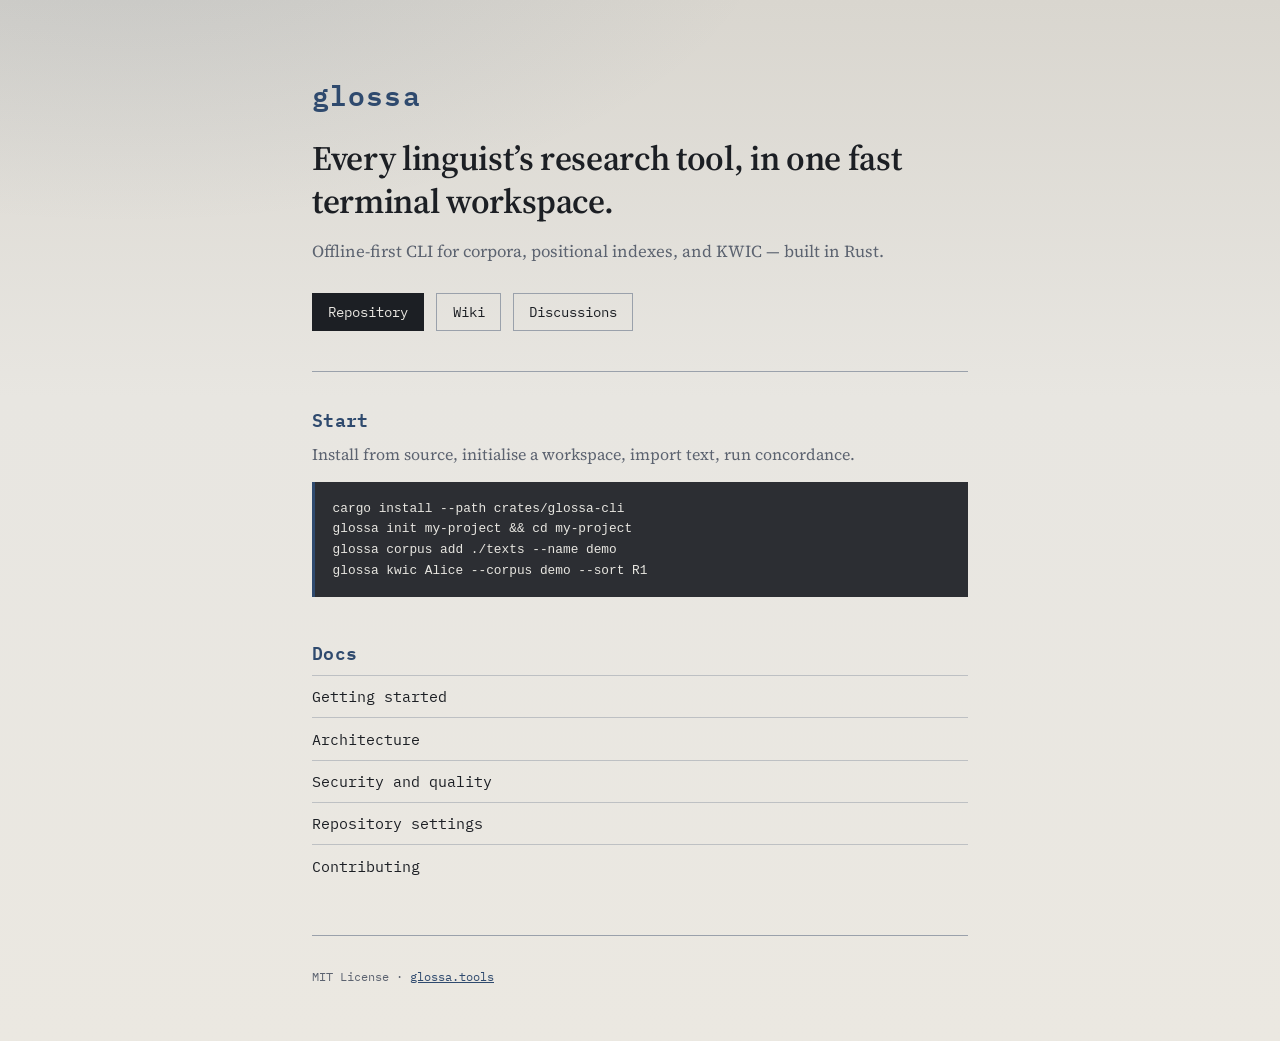
<file: docs/pages/index.html>
<!DOCTYPE html>
<html lang="en">
  <head>
    <meta charset="utf-8" />
    <meta name="viewport" content="width=device-width, initial-scale=1" />
    <title>Glossa — linguistics in the terminal</title>
    <meta
      name="description"
      content="Glossa: every linguist's research tool, in one fast terminal workspace."
    />
    <meta property="og:title" content="Glossa" />
    <meta
      property="og:description"
      content="Every linguist's research tool, in one fast terminal workspace."
    />
    <link rel="preconnect" href="https://fonts.googleapis.com" />
    <link rel="preconnect" href="https://fonts.gstatic.com" crossorigin />
    <link
      href="https://fonts.googleapis.com/css2?family=IBM+Plex+Mono:wght@400;500;600&family=Source+Serif+4:opsz,wght@8..60,500;8..60,600&display=swap"
      rel="stylesheet"
    />
    <link rel="stylesheet" href="styles.css" />
  </head>
  <body>
    <div class="sheet">
      <header class="hero">
        <p class="brand">glossa</p>
        <h1>Every linguist’s research tool, in one fast terminal workspace.</h1>
        <p class="lede">
          Offline-first CLI for corpora, positional indexes, and KWIC — built in Rust.
        </p>
        <p class="cta">
          <a class="btn primary" href="https://github.com/ao3575911/glossa">Repository</a>
          <a class="btn" href="wiki/Home.html">Wiki</a>
          <a class="btn" href="https://github.com/ao3575911/glossa/discussions">Discussions</a>
        </p>
      </header>

      <section class="block">
        <h2>Start</h2>
        <p>Install from source, initialise a workspace, import text, run concordance.</p>
        <pre><code>cargo install --path crates/glossa-cli
glossa init my-project &amp;&amp; cd my-project
glossa corpus add ./texts --name demo
glossa kwic Alice --corpus demo --sort R1</code></pre>
      </section>

      <section class="block">
        <h2>Docs</h2>
        <ul class="links">
          <li><a href="wiki/Getting-Started.html">Getting started</a></li>
          <li><a href="wiki/Architecture.html">Architecture</a></li>
          <li><a href="wiki/Security-and-Quality.html">Security and quality</a></li>
          <li><a href="wiki/Repository-Settings.html">Repository settings</a></li>
          <li><a href="https://github.com/ao3575911/glossa/blob/main/CONTRIBUTING.md">Contributing</a></li>
        </ul>
      </section>

      <footer>
        <p>MIT License · <a href="https://glossa.tools">glossa.tools</a></p>
      </footer>
    </div>
    <script src="motion.js"></script>
  </body>
</html>
</file>
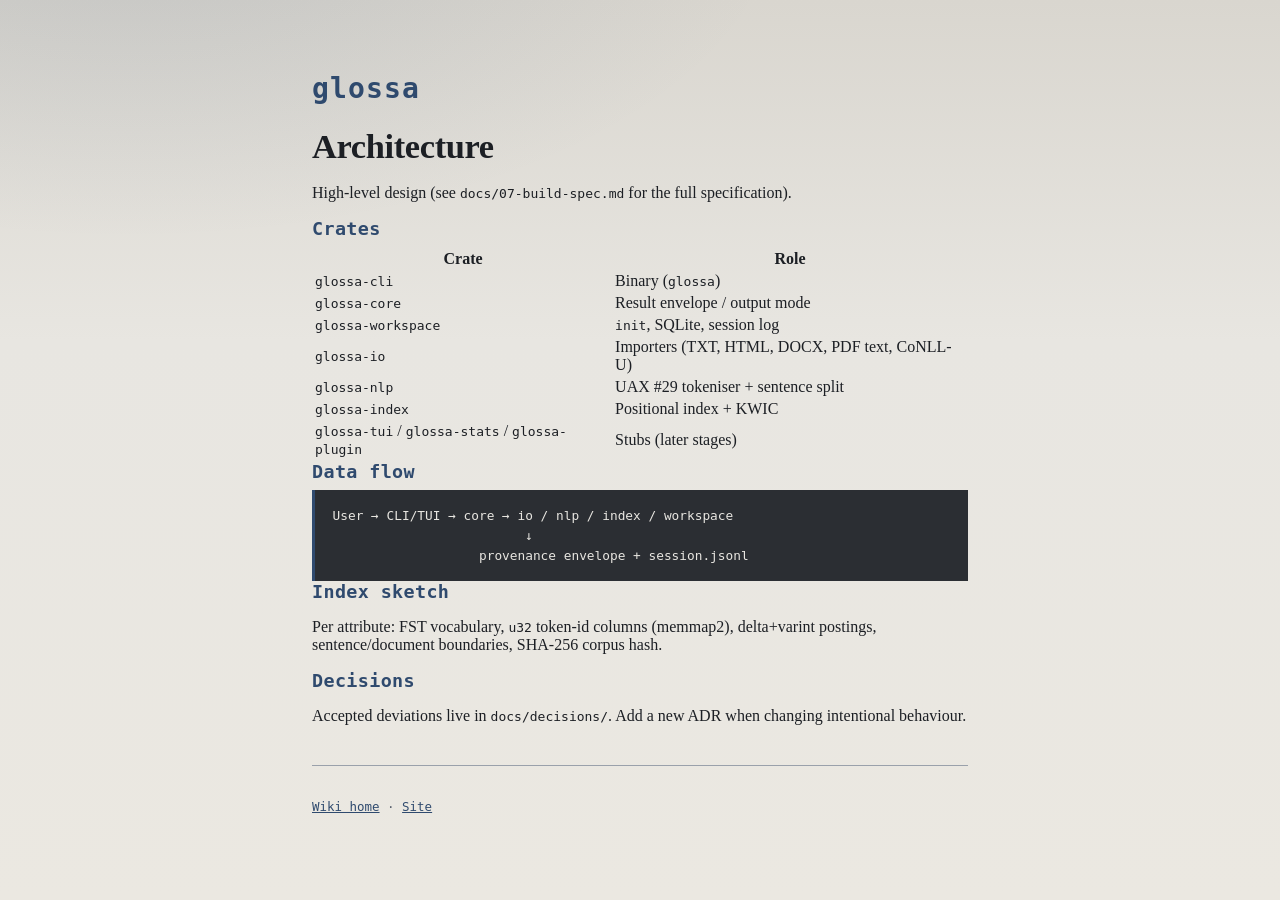
<file: docs/pages/wiki/Architecture.html>
<!DOCTYPE html>
<html lang="en">
<head>
<meta charset="utf-8" />
<meta name="viewport" content="width=device-width, initial-scale=1" />
<title>Architecture — Glossa</title>
<link rel="stylesheet" href="../styles.css" />
</head>
<body>
<div class="sheet">
<p class="brand"><a href="../index.html" style="color:inherit;text-decoration:none">glossa</a></p>
<h1>Architecture</h1>
<p>High-level design (see <code>docs/07-build-spec.md</code> for the full specification).</p>
<h2>Crates</h2>
<table>
<tr><th>Crate</th><th>Role</th></tr>
<tr><td><code>glossa-cli</code></td><td>Binary (<code>glossa</code>)</td></tr>
<tr><td><code>glossa-core</code></td><td>Result envelope / output mode</td></tr>
<tr><td><code>glossa-workspace</code></td><td><code>init</code>, SQLite, session log</td></tr>
<tr><td><code>glossa-io</code></td><td>Importers (TXT, HTML, DOCX, PDF text, CoNLL-U)</td></tr>
<tr><td><code>glossa-nlp</code></td><td>UAX #29 tokeniser + sentence split</td></tr>
<tr><td><code>glossa-index</code></td><td>Positional index + KWIC</td></tr>
<tr><td><code>glossa-tui</code> / <code>glossa-stats</code> / <code>glossa-plugin</code></td><td>Stubs (later stages)</td></tr>
</table>
<h2>Data flow</h2>
<pre><code>User → CLI/TUI → core → io / nlp / index / workspace
                         ↓
                   provenance envelope + session.jsonl</code></pre>
<h2>Index sketch</h2>
<p>Per attribute: FST vocabulary, <code>u32</code> token-id columns (memmap2), delta+varint postings, sentence/document boundaries, SHA-256 corpus hash.</p>
<h2>Decisions</h2>
<p>Accepted deviations live in <code>docs/decisions/</code>. Add a new ADR when changing intentional behaviour.</p>
<footer><p><a href="Home.html">Wiki home</a> · <a href="../index.html">Site</a></p></footer>
</div>
</body>
</html>
</file>
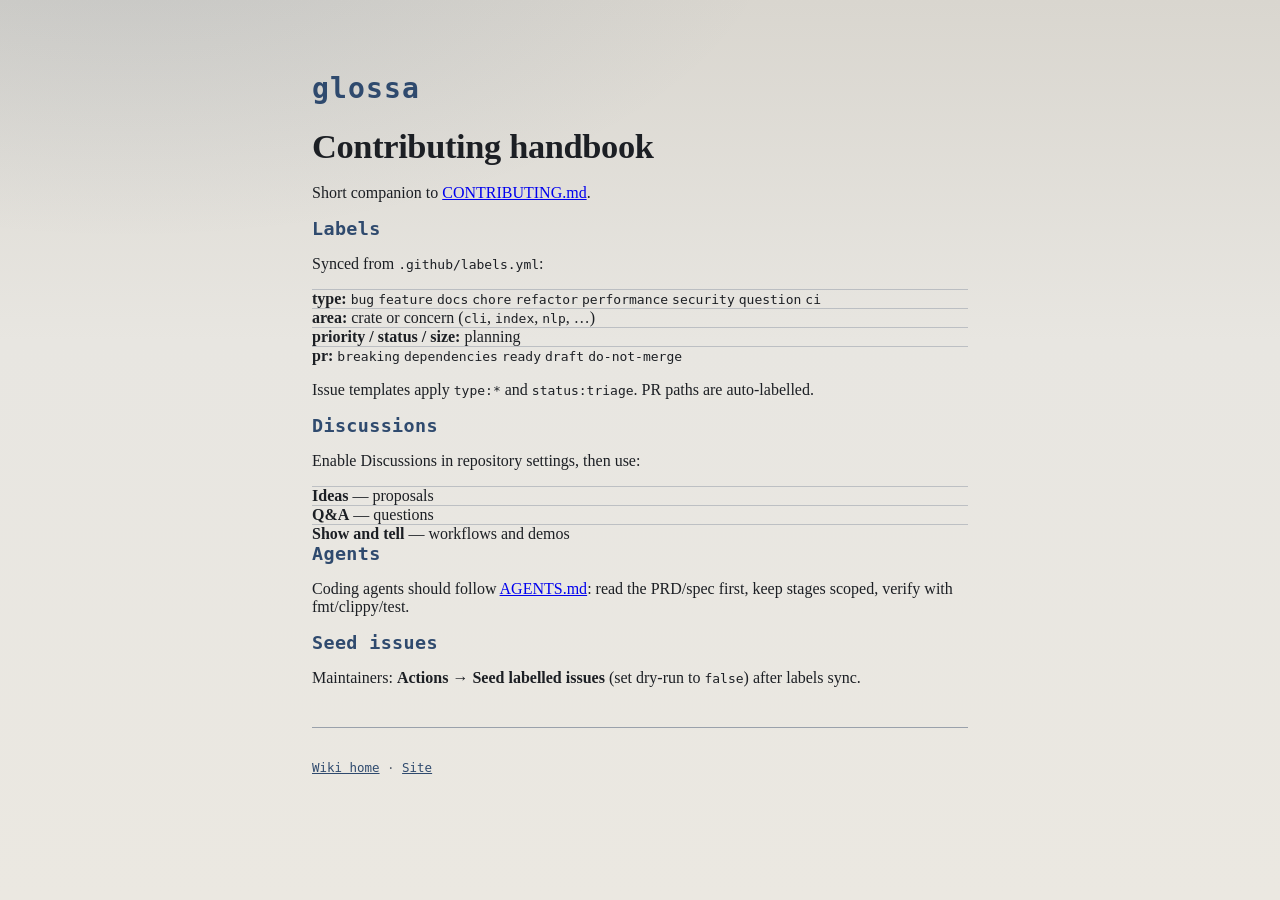
<file: docs/pages/wiki/Contributing-Handbook.html>
<!DOCTYPE html>
<html lang="en">
<head>
<meta charset="utf-8" />
<meta name="viewport" content="width=device-width, initial-scale=1" />
<title>Contributing Handbook — Glossa</title>
<link rel="stylesheet" href="../styles.css" />
</head>
<body>
<div class="sheet">
<p class="brand"><a href="../index.html" style="color:inherit;text-decoration:none">glossa</a></p>
<h1>Contributing handbook</h1>
<p>Short companion to <a href="https://github.com/ao3575911/glossa/blob/main/CONTRIBUTING.md">CONTRIBUTING.md</a>.</p>
<h2>Labels</h2>
<p>Synced from <code>.github/labels.yml</code>:</p>
<ul class="links">
<li><strong>type:</strong> <code>bug</code> <code>feature</code> <code>docs</code> <code>chore</code> <code>refactor</code> <code>performance</code> <code>security</code> <code>question</code> <code>ci</code></li>
<li><strong>area:</strong> crate or concern (<code>cli</code>, <code>index</code>, <code>nlp</code>, …)</li>
<li><strong>priority / status / size:</strong> planning</li>
<li><strong>pr:</strong> <code>breaking</code> <code>dependencies</code> <code>ready</code> <code>draft</code> <code>do-not-merge</code></li>
</ul>
<p>Issue templates apply <code>type:*</code> and <code>status:triage</code>. PR paths are auto-labelled.</p>
<h2>Discussions</h2>
<p>Enable Discussions in repository settings, then use:</p>
<ul class="links">
<li><strong>Ideas</strong> — proposals</li>
<li><strong>Q&amp;A</strong> — questions</li>
<li><strong>Show and tell</strong> — workflows and demos</li>
</ul>
<h2>Agents</h2>
<p>Coding agents should follow <a href="https://github.com/ao3575911/glossa/blob/main/AGENTS.md">AGENTS.md</a>: read the PRD/spec first, keep stages scoped, verify with fmt/clippy/test.</p>
<h2>Seed issues</h2>
<p>Maintainers: <strong>Actions → Seed labelled issues</strong> (set dry-run to <code>false</code>) after labels sync.</p>
<footer><p><a href="Home.html">Wiki home</a> · <a href="../index.html">Site</a></p></footer>
</div>
</body>
</html>
</file>
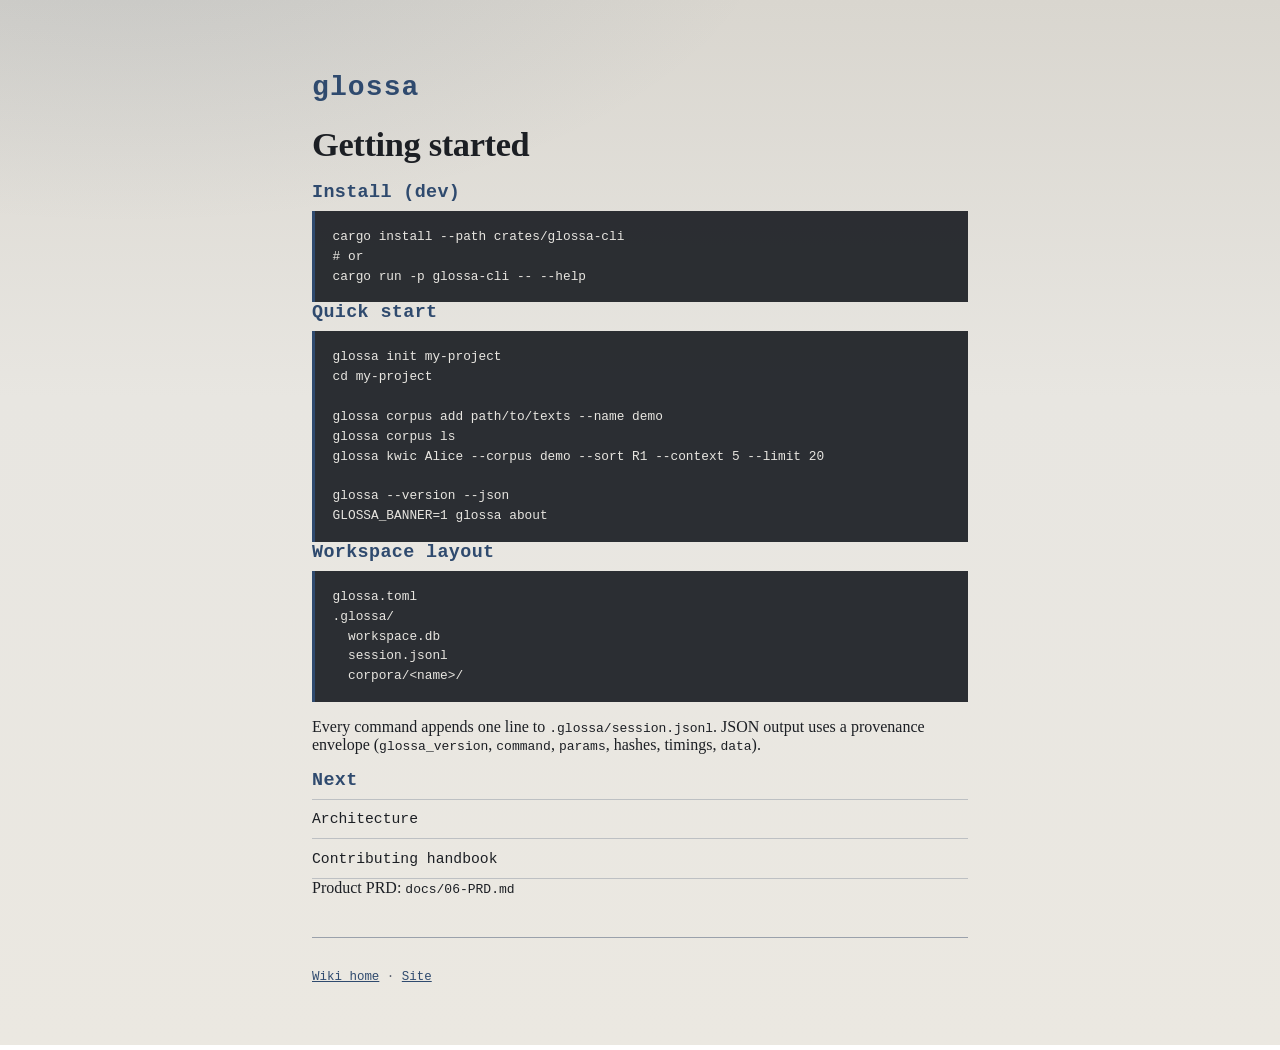
<file: docs/pages/wiki/Getting-Started.html>
<!DOCTYPE html>
<html lang="en">
<head>
<meta charset="utf-8" />
<meta name="viewport" content="width=device-width, initial-scale=1" />
<title>Getting Started — Glossa</title>
<link rel="stylesheet" href="../styles.css" />
</head>
<body>
<div class="sheet">
<p class="brand"><a href="../index.html" style="color:inherit;text-decoration:none">glossa</a></p>
<h1>Getting started</h1>
<h2>Install (dev)</h2>
<pre><code>cargo install --path crates/glossa-cli
# or
cargo run -p glossa-cli -- --help</code></pre>
<h2>Quick start</h2>
<pre><code>glossa init my-project
cd my-project

glossa corpus add path/to/texts --name demo
glossa corpus ls
glossa kwic Alice --corpus demo --sort R1 --context 5 --limit 20

glossa --version --json
GLOSSA_BANNER=1 glossa about</code></pre>
<h2>Workspace layout</h2>
<pre><code>glossa.toml
.glossa/
  workspace.db
  session.jsonl
  corpora/&lt;name&gt;/</code></pre>
<p>Every command appends one line to <code>.glossa/session.jsonl</code>. JSON output uses a provenance envelope (<code>glossa_version</code>, <code>command</code>, <code>params</code>, hashes, timings, <code>data</code>).</p>
<h2>Next</h2>
<ul class="links">
<li><a href="Architecture">Architecture</a></li>
<li><a href="Contributing-Handbook">Contributing handbook</a></li>
<li>Product PRD: <code>docs/06-PRD.md</code></li>
</ul>
<footer><p><a href="Home.html">Wiki home</a> · <a href="../index.html">Site</a></p></footer>
</div>
</body>
</html>
</file>
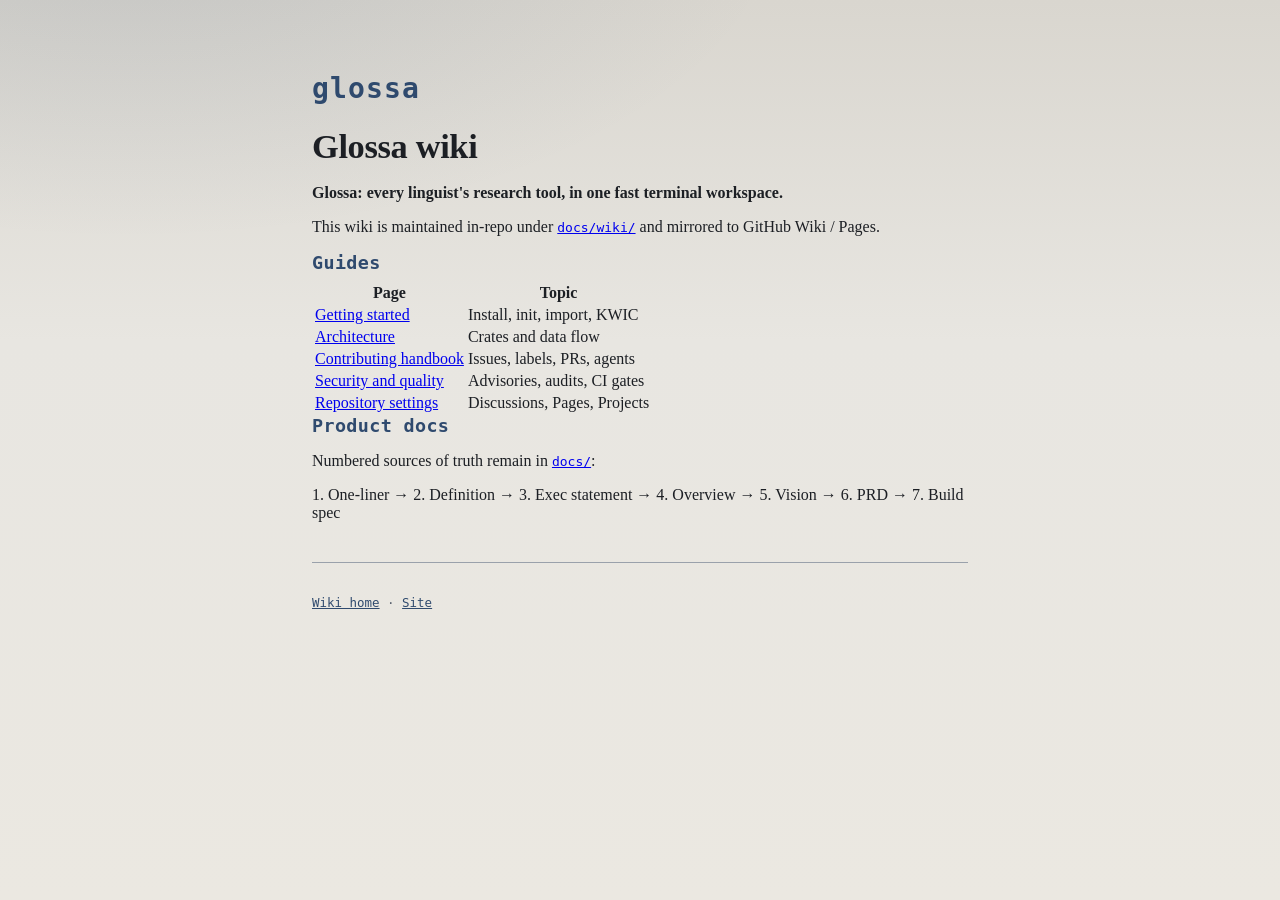
<file: docs/pages/wiki/Home.html>
<!DOCTYPE html>
<html lang="en">
<head>
<meta charset="utf-8" />
<meta name="viewport" content="width=device-width, initial-scale=1" />
<title>Home — Glossa</title>
<link rel="stylesheet" href="../styles.css" />
</head>
<body>
<div class="sheet">
<p class="brand"><a href="../index.html" style="color:inherit;text-decoration:none">glossa</a></p>
<h1>Glossa wiki</h1>
<p><strong>Glossa: every linguist&#x27;s research tool, in one fast terminal workspace.</strong></p>
<p>This wiki is maintained in-repo under <a href="https://github.com/ao3575911/glossa/tree/main/docs/wiki"><code>docs/wiki/</code></a> and mirrored to GitHub Wiki / Pages.</p>
<h2>Guides</h2>
<table>
<tr><th>Page</th><th>Topic</th></tr>
<tr><td><a href="Getting-Started">Getting started</a></td><td>Install, init, import, KWIC</td></tr>
<tr><td><a href="Architecture">Architecture</a></td><td>Crates and data flow</td></tr>
<tr><td><a href="Contributing-Handbook">Contributing handbook</a></td><td>Issues, labels, PRs, agents</td></tr>
<tr><td><a href="Security-and-Quality">Security and quality</a></td><td>Advisories, audits, CI gates</td></tr>
<tr><td><a href="Repository-Settings">Repository settings</a></td><td>Discussions, Pages, Projects</td></tr>
</table>
<h2>Product docs</h2>
<p>Numbered sources of truth remain in <a href="https://github.com/ao3575911/glossa/tree/main/docs"><code>docs/</code></a>:</p>
<p>1. One-liner → 2. Definition → 3. Exec statement → 4. Overview → 5. Vision → 6. PRD → 7. Build spec</p>
<footer><p><a href="Home.html">Wiki home</a> · <a href="../index.html">Site</a></p></footer>
</div>
</body>
</html>
</file>
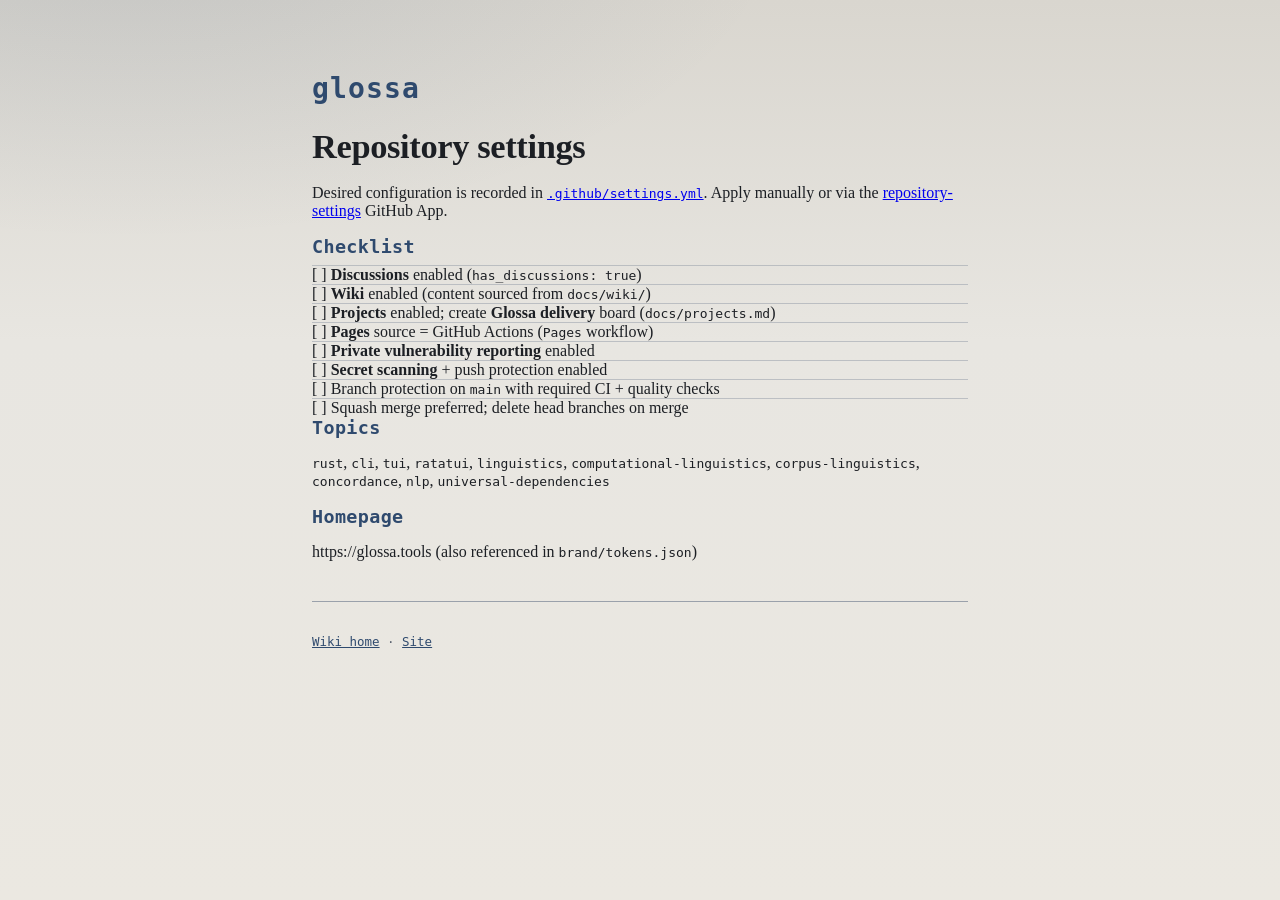
<file: docs/pages/wiki/Repository-Settings.html>
<!DOCTYPE html>
<html lang="en">
<head>
<meta charset="utf-8" />
<meta name="viewport" content="width=device-width, initial-scale=1" />
<title>Repository Settings — Glossa</title>
<link rel="stylesheet" href="../styles.css" />
</head>
<body>
<div class="sheet">
<p class="brand"><a href="../index.html" style="color:inherit;text-decoration:none">glossa</a></p>
<h1>Repository settings</h1>
<p>Desired configuration is recorded in <a href="https://github.com/ao3575911/glossa/blob/main/.github/settings.yml"><code>.github/settings.yml</code></a>. Apply manually or via the <a href="https://github.com/repository-settings/app">repository-settings</a> GitHub App.</p>
<h2>Checklist</h2>
<ul class="links">
<li>[ ] <strong>Discussions</strong> enabled (<code>has_discussions: true</code>)</li>
<li>[ ] <strong>Wiki</strong> enabled (content sourced from <code>docs/wiki/</code>)</li>
<li>[ ] <strong>Projects</strong> enabled; create <strong>Glossa delivery</strong> board (<code>docs/projects.md</code>)</li>
<li>[ ] <strong>Pages</strong> source = GitHub Actions (<code>Pages</code> workflow)</li>
<li>[ ] <strong>Private vulnerability reporting</strong> enabled</li>
<li>[ ] <strong>Secret scanning</strong> + push protection enabled</li>
<li>[ ] Branch protection on <code>main</code> with required CI + quality checks</li>
<li>[ ] Squash merge preferred; delete head branches on merge</li>
</ul>
<h2>Topics</h2>
<p><code>rust</code>, <code>cli</code>, <code>tui</code>, <code>ratatui</code>, <code>linguistics</code>, <code>computational-linguistics</code>, <code>corpus-linguistics</code>, <code>concordance</code>, <code>nlp</code>, <code>universal-dependencies</code></p>
<h2>Homepage</h2>
<p>https://glossa.tools (also referenced in <code>brand/tokens.json</code>)</p>
<footer><p><a href="Home.html">Wiki home</a> · <a href="../index.html">Site</a></p></footer>
</div>
</body>
</html>
</file>
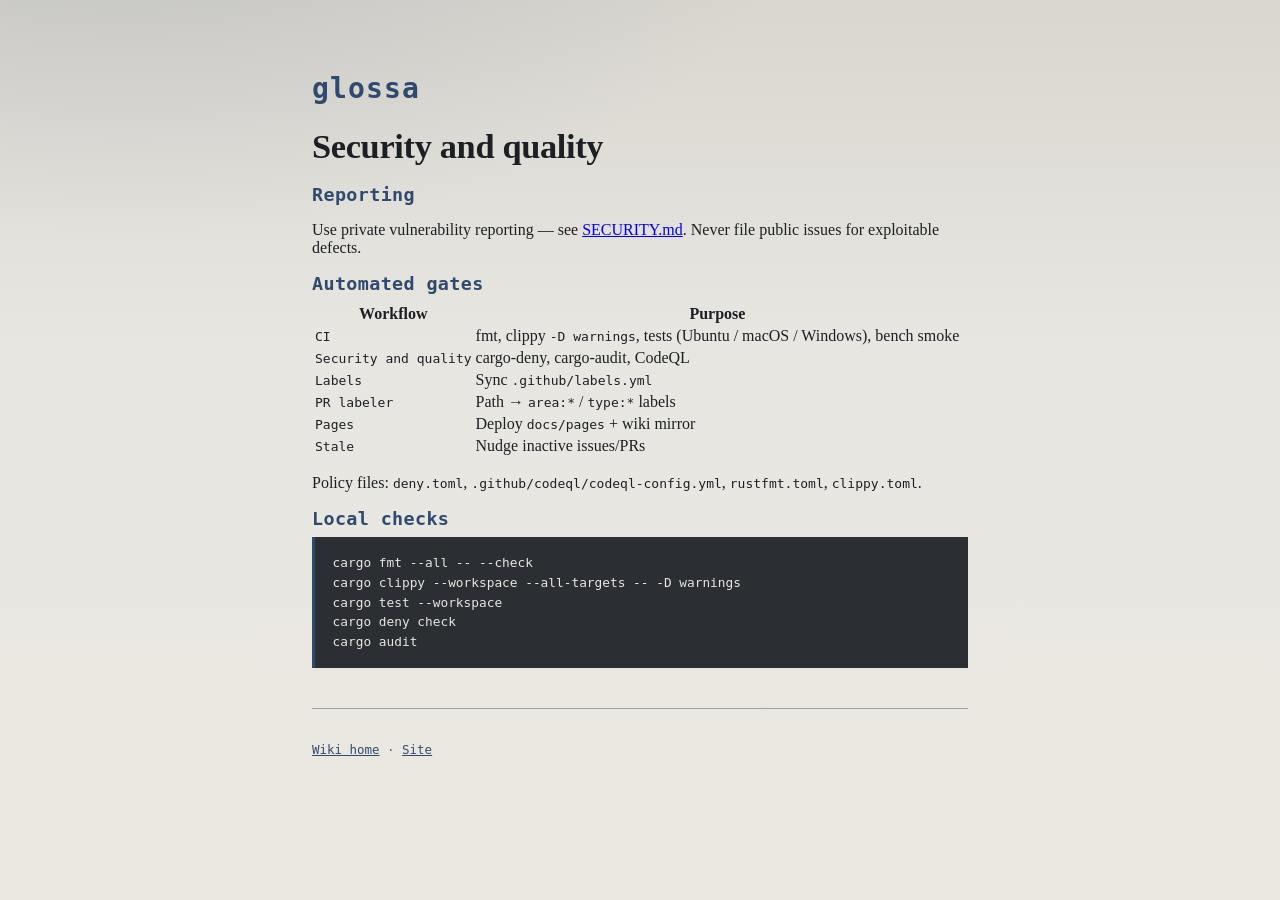
<file: docs/pages/wiki/Security-and-Quality.html>
<!DOCTYPE html>
<html lang="en">
<head>
<meta charset="utf-8" />
<meta name="viewport" content="width=device-width, initial-scale=1" />
<title>Security and Quality — Glossa</title>
<link rel="stylesheet" href="../styles.css" />
</head>
<body>
<div class="sheet">
<p class="brand"><a href="../index.html" style="color:inherit;text-decoration:none">glossa</a></p>
<h1>Security and quality</h1>
<h2>Reporting</h2>
<p>Use private vulnerability reporting — see <a href="https://github.com/ao3575911/glossa/blob/main/SECURITY.md">SECURITY.md</a>. Never file public issues for exploitable defects.</p>
<h2>Automated gates</h2>
<table>
<tr><th>Workflow</th><th>Purpose</th></tr>
<tr><td><code>CI</code></td><td>fmt, clippy <code>-D warnings</code>, tests (Ubuntu / macOS / Windows), bench smoke</td></tr>
<tr><td><code>Security and quality</code></td><td>cargo-deny, cargo-audit, CodeQL</td></tr>
<tr><td><code>Labels</code></td><td>Sync <code>.github/labels.yml</code></td></tr>
<tr><td><code>PR labeler</code></td><td>Path → <code>area:*</code> / <code>type:*</code> labels</td></tr>
<tr><td><code>Pages</code></td><td>Deploy <code>docs/pages</code> + wiki mirror</td></tr>
<tr><td><code>Stale</code></td><td>Nudge inactive issues/PRs</td></tr>
</table>
<p>Policy files: <code>deny.toml</code>, <code>.github/codeql/codeql-config.yml</code>, <code>rustfmt.toml</code>, <code>clippy.toml</code>.</p>
<h2>Local checks</h2>
<pre><code>cargo fmt --all -- --check
cargo clippy --workspace --all-targets -- -D warnings
cargo test --workspace
cargo deny check
cargo audit</code></pre>
<footer><p><a href="Home.html">Wiki home</a> · <a href="../index.html">Site</a></p></footer>
</div>
</body>
</html>
</file>
<file: docs/pages/styles.css>
:root {
  --vellum: #e8e6e1;
  --graphite: #1c1f24;
  --iron-blue: #2f4a6e;
  --rule: #9aa1ab;
  --ink-muted: #5c6370;
  --sheet: #f3f1ec;
  --ink: var(--graphite);
}

* {
  box-sizing: border-box;
}

html {
  color-scheme: light;
}

body {
  margin: 0;
  min-height: 100vh;
  font-family: "Source Serif 4", "Iowan Old Style", "Palatino Linotype", Palatino, serif;
  color: var(--ink);
  background:
    radial-gradient(1200px 600px at 10% -10%, rgba(47, 74, 110, 0.12), transparent 55%),
    linear-gradient(180deg, #d9d6cf 0%, var(--vellum) 38%, #ebe8e1 100%);
}

.sheet {
  max-width: 44rem;
  margin: 0 auto;
  padding: 4.5rem 1.5rem 3rem;
}

.hero {
  padding-bottom: 2.5rem;
  border-bottom: 1px solid var(--rule);
  opacity: 0;
  transform: translateY(12px);
  animation: rise 700ms ease-out forwards;
}

.brand {
  margin: 0 0 1.25rem;
  font-family: "IBM Plex Mono", ui-monospace, monospace;
  font-size: 1.75rem;
  font-weight: 600;
  letter-spacing: 0.04em;
  color: var(--iron-blue);
}

h1 {
  margin: 0 0 1rem;
  font-size: clamp(1.55rem, 3.6vw, 2.15rem);
  font-weight: 600;
  line-height: 1.25;
  letter-spacing: -0.01em;
}

.lede {
  margin: 0 0 1.75rem;
  max-width: 36rem;
  color: var(--ink-muted);
  font-size: 1.05rem;
  line-height: 1.55;
}

.cta {
  display: flex;
  flex-wrap: wrap;
  gap: 0.75rem;
  margin: 0;
}

.btn {
  display: inline-block;
  padding: 0.55rem 0.95rem;
  border: 1px solid var(--rule);
  color: var(--graphite);
  text-decoration: none;
  font-family: "IBM Plex Mono", ui-monospace, monospace;
  font-size: 0.85rem;
  transition: border-color 160ms ease, color 160ms ease, background 160ms ease;
}

.btn:hover,
.btn:focus-visible {
  border-color: var(--iron-blue);
  color: var(--iron-blue);
  outline: none;
}

.btn.primary {
  background: var(--graphite);
  border-color: var(--graphite);
  color: var(--vellum);
}

.btn.primary:hover,
.btn.primary:focus-visible {
  background: var(--iron-blue);
  border-color: var(--iron-blue);
  color: var(--vellum);
}

.block {
  padding: 2rem 0 0.5rem;
  opacity: 0;
  transform: translateY(10px);
  animation: rise 700ms ease-out forwards;
  animation-delay: 120ms;
}

.block:nth-of-type(2) {
  animation-delay: 220ms;
}

h2 {
  margin: 0 0 0.5rem;
  font-size: 1.15rem;
  font-weight: 600;
  font-family: "IBM Plex Mono", ui-monospace, monospace;
  letter-spacing: 0.02em;
  color: var(--iron-blue);
}

.block p {
  margin: 0 0 1rem;
  color: var(--ink-muted);
  line-height: 1.5;
}

pre {
  margin: 0;
  padding: 1rem 1.1rem;
  overflow-x: auto;
  background: rgba(28, 31, 36, 0.92);
  color: var(--vellum);
  border-left: 3px solid var(--iron-blue);
  font-family: "IBM Plex Mono", ui-monospace, monospace;
  font-size: 0.8rem;
  line-height: 1.55;
}

.links {
  margin: 0;
  padding: 0;
  list-style: none;
}

.links li {
  margin: 0;
  border-top: 1px solid rgba(154, 161, 171, 0.55);
}

.links a {
  display: block;
  padding: 0.7rem 0;
  color: var(--graphite);
  text-decoration: none;
  font-family: "IBM Plex Mono", ui-monospace, monospace;
  font-size: 0.92rem;
  transition: color 160ms ease, padding-left 160ms ease;
}

.links a:hover,
.links a:focus-visible {
  color: var(--iron-blue);
  padding-left: 0.35rem;
  outline: none;
}

footer {
  margin-top: 2.5rem;
  padding-top: 1.25rem;
  border-top: 1px solid var(--rule);
  font-family: "IBM Plex Mono", ui-monospace, monospace;
  font-size: 0.78rem;
  color: var(--ink-muted);
  opacity: 0;
  animation: rise 700ms ease-out forwards;
  animation-delay: 320ms;
}

footer a {
  color: var(--iron-blue);
}

@keyframes rise {
  to {
    opacity: 1;
    transform: translateY(0);
  }
}

@media (max-width: 560px) {
  .sheet {
    padding-top: 3rem;
  }

  .brand {
    font-size: 1.45rem;
  }
}
</file>
